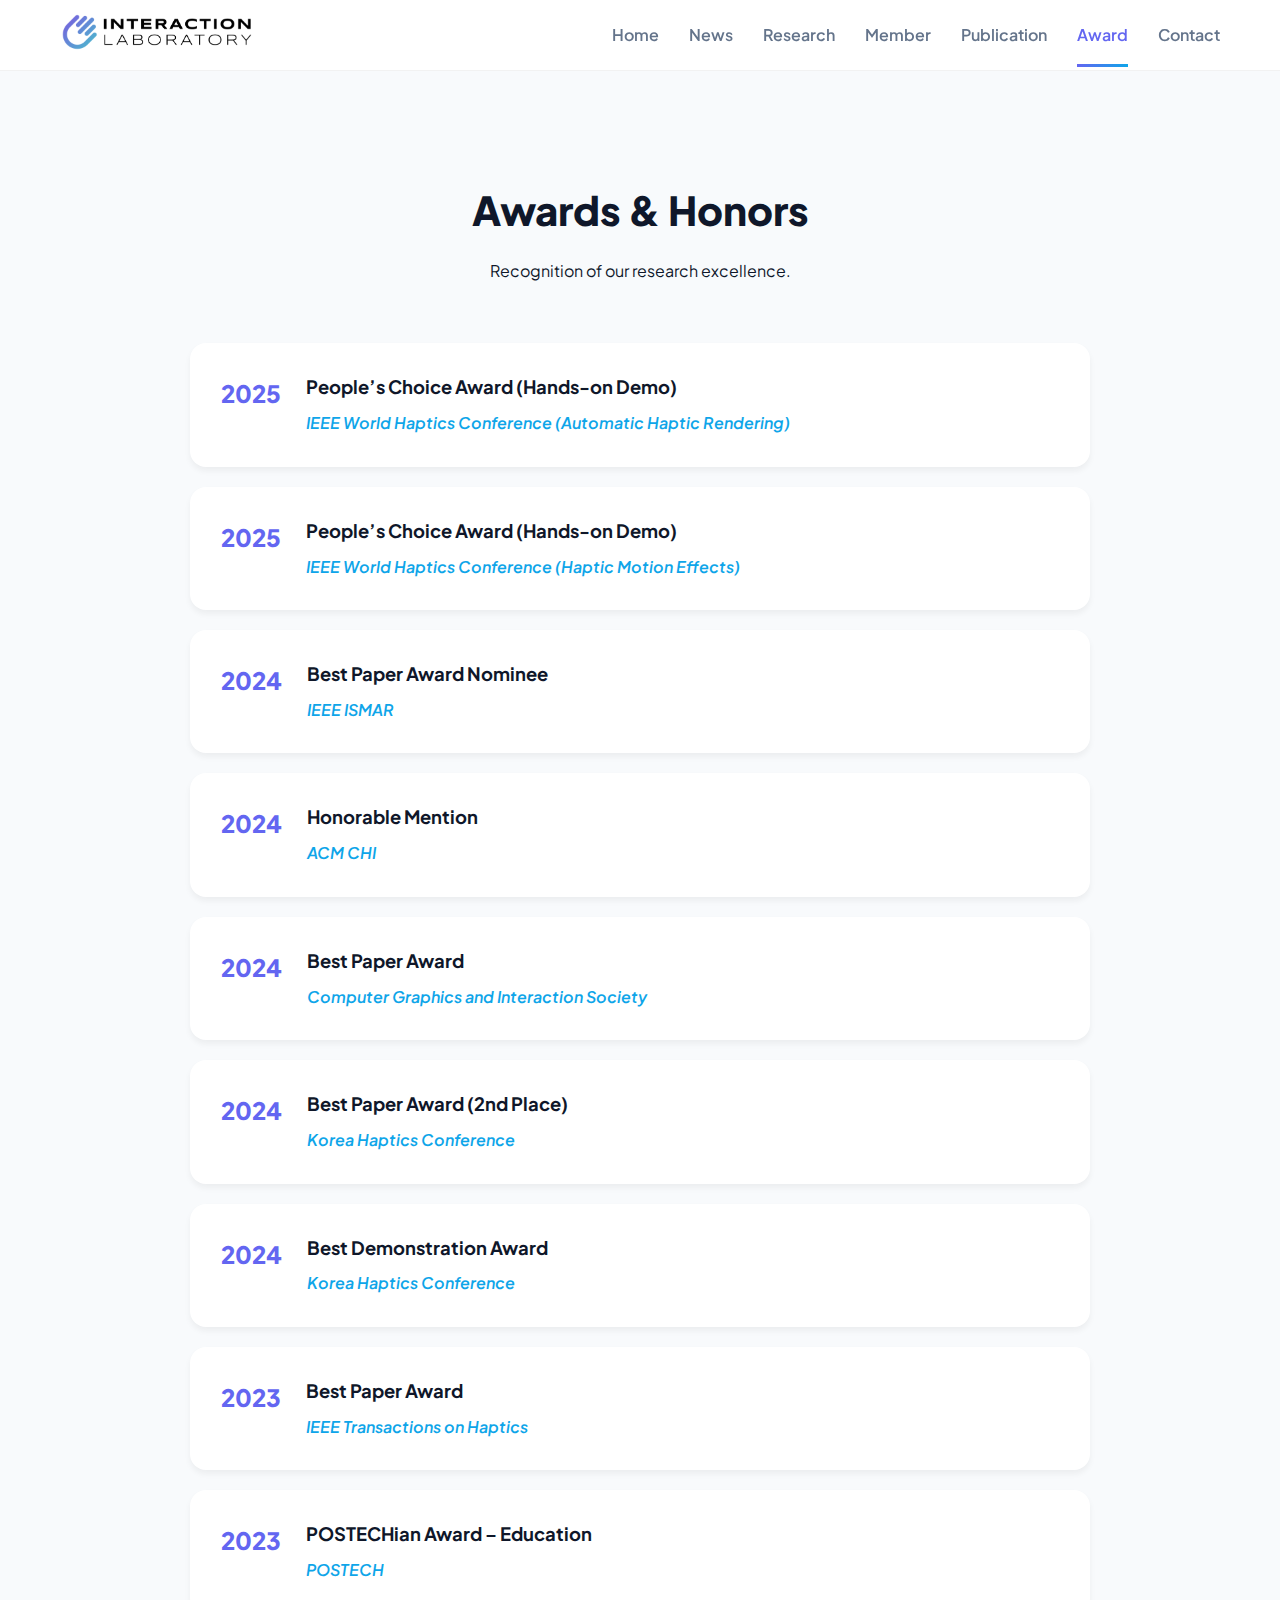
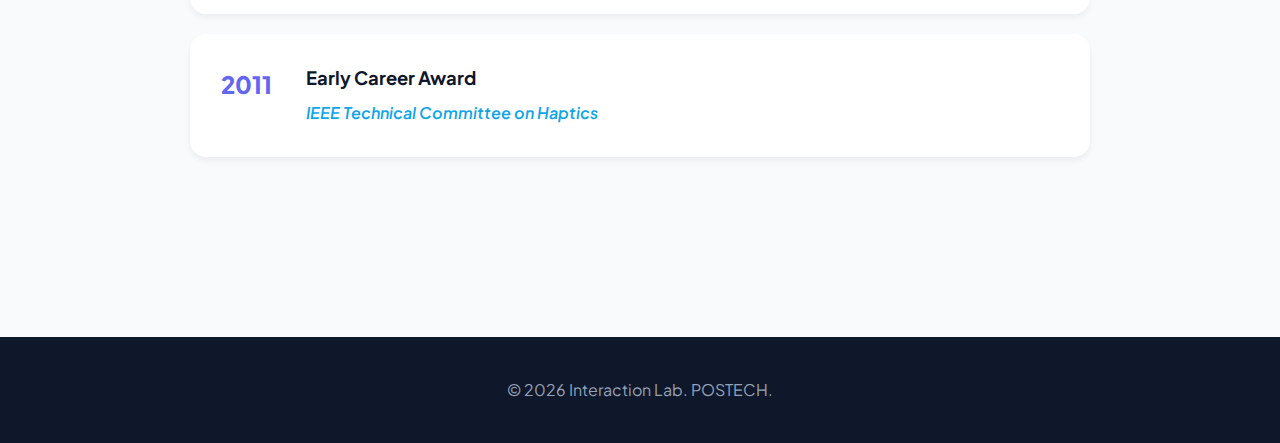
<file: awards.html>
<!DOCTYPE html>
<html lang="en">
<head>
    <meta charset="UTF-8">
    <meta name="viewport" content="width=device-width, initial-scale=1.0">
    <title>Awards - Interaction Lab</title>
    <link rel="stylesheet" href="style.css">
    <link rel="stylesheet" href="https://cdnjs.cloudflare.com/ajax/libs/font-awesome/6.0.0/css/all.min.css">
</head>
<body>
    <nav class="navbar">
        <div class="nav-container">
            <div class="logo"><a href="index.html"><img src="images/logo.png" alt="Lab Logo"></a></div>
            <ul class="nav-links">
                <li><a href="index.html" class="nav-item">Home</a></li>
                <li><a href="news.html" class="nav-item">News</a></li>
                <li><a href="research.html" class="nav-item">Research</a></li>
                <li><a href="members.html" class="nav-item">Member</a></li>
                <li><a href="publications.html" class="nav-item">Publication</a></li>
                <li><a href="awards.html" class="nav-item active">Award</a></li>
                <li><a href="contact.html" class="nav-item">Contact</a></li>
            </ul>
        </div>
    </nav>

    <div class="container">
        <div class="page-header">
            <h1>Awards & Honors</h1>
            <p>Recognition of our research excellence.</p>
        </div>
        <div id="award-list" style="max-width: 900px; margin: 0 auto;"></div>
    </div>

    <footer>&copy; 2026 Interaction Lab. POSTECH.</footer>
    <script src="data.js"></script>
    <script src="script.js"></script>
    <script>document.addEventListener('DOMContentLoaded', renderAwardsPage);</script>
</body>
</html>
</file>
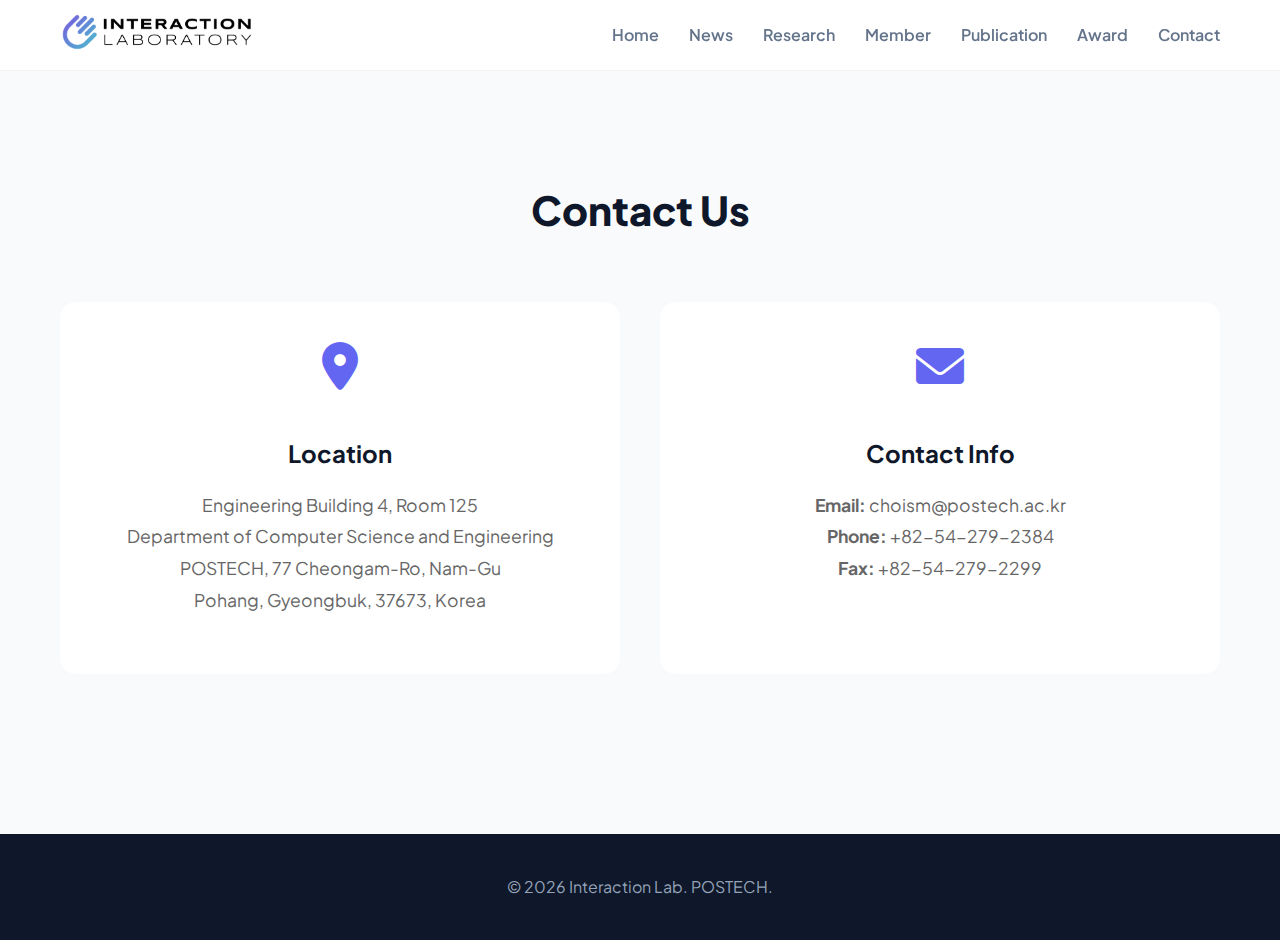
<file: contact.html>
<!DOCTYPE html>
<html lang="en">
<head>
    <meta charset="UTF-8">
    <meta name="viewport" content="width=device-width, initial-scale=1.0">
    <title>Contact - Interaction Lab</title>
    <link rel="stylesheet" href="style.css">
    <link rel="stylesheet" href="https://cdnjs.cloudflare.com/ajax/libs/font-awesome/6.0.0/css/all.min.css">
    <link href="https://fonts.googleapis.com/css2?family=Inter:wght@300;400;600;700&display=swap" rel="stylesheet">
    <style>
        .contact-wrapper { display: flex; flex-wrap: wrap; gap: 40px; justify-content: center; }
        .contact-box { background: white; padding: 40px; border-radius: var(--radius); box-shadow: var(--shadow); flex: 1; min-width: 300px; text-align: center; }
        .contact-icon { font-size: 3rem; color: var(--primary); margin-bottom: 20px; }
        .contact-box h3 { margin-bottom: 15px; font-size: 1.5rem; }
        .contact-box p { color: #666; line-height: 1.8; font-size: 1.1rem; }
    </style>
</head>
<body>
  <nav class="navbar">
  <div class="nav-container">
      <div class="logo"><a href="index.html"><img src="images/logo.png" alt="Lab Logo"></a></div>

      <div class="menu-toggle"><i class="fas fa-bars"></i></div>

      <ul class="nav-links">
          <li><a href="index.html" class="nav-item">Home</a></li>
          <li><a href="news.html" class="nav-item">News</a></li>
          <li><a href="research.html" class="nav-item">Research</a></li>
          <li><a href="members.html" class="nav-item">Member</a></li>
          <li><a href="publications.html" class="nav-item">Publication</a></li>
          <li><a href="awards.html" class="nav-item">Award</a></li>
          <li><a href="contact.html" class="nav-item">Contact</a></li>
      </ul>
  </div>
</nav>

    <div class="container">
        <div class="page-header">
            <h1>Contact Us</h1>
        </div>

        <div class="contact-wrapper">
            <div class="contact-box">
                <i class="fas fa-map-marker-alt contact-icon"></i>
                <h3>Location</h3>
                <p>
                    Engineering Building 4, Room 125<br>
                    Department of Computer Science and Engineering<br>
                    POSTECH, 77 Cheongam-Ro, Nam-Gu<br>
                    Pohang, Gyeongbuk, 37673, Korea
                </p>
            </div>

            <div class="contact-box">
                <i class="fas fa-envelope contact-icon"></i>
                <h3>Contact Info</h3>
                <p>
                    <strong>Email:</strong> choism@postech.ac.kr<br>
                    <strong>Phone:</strong> +82-54-279-2384<br>
                    <strong>Fax:</strong> +82-54-279-2299
                </p>
            </div>
        </div>
    </div>

    <footer>&copy; 2026 Interaction Lab. POSTECH.</footer>
    <script src="script.js"></script>
</body>
</html>
</file>
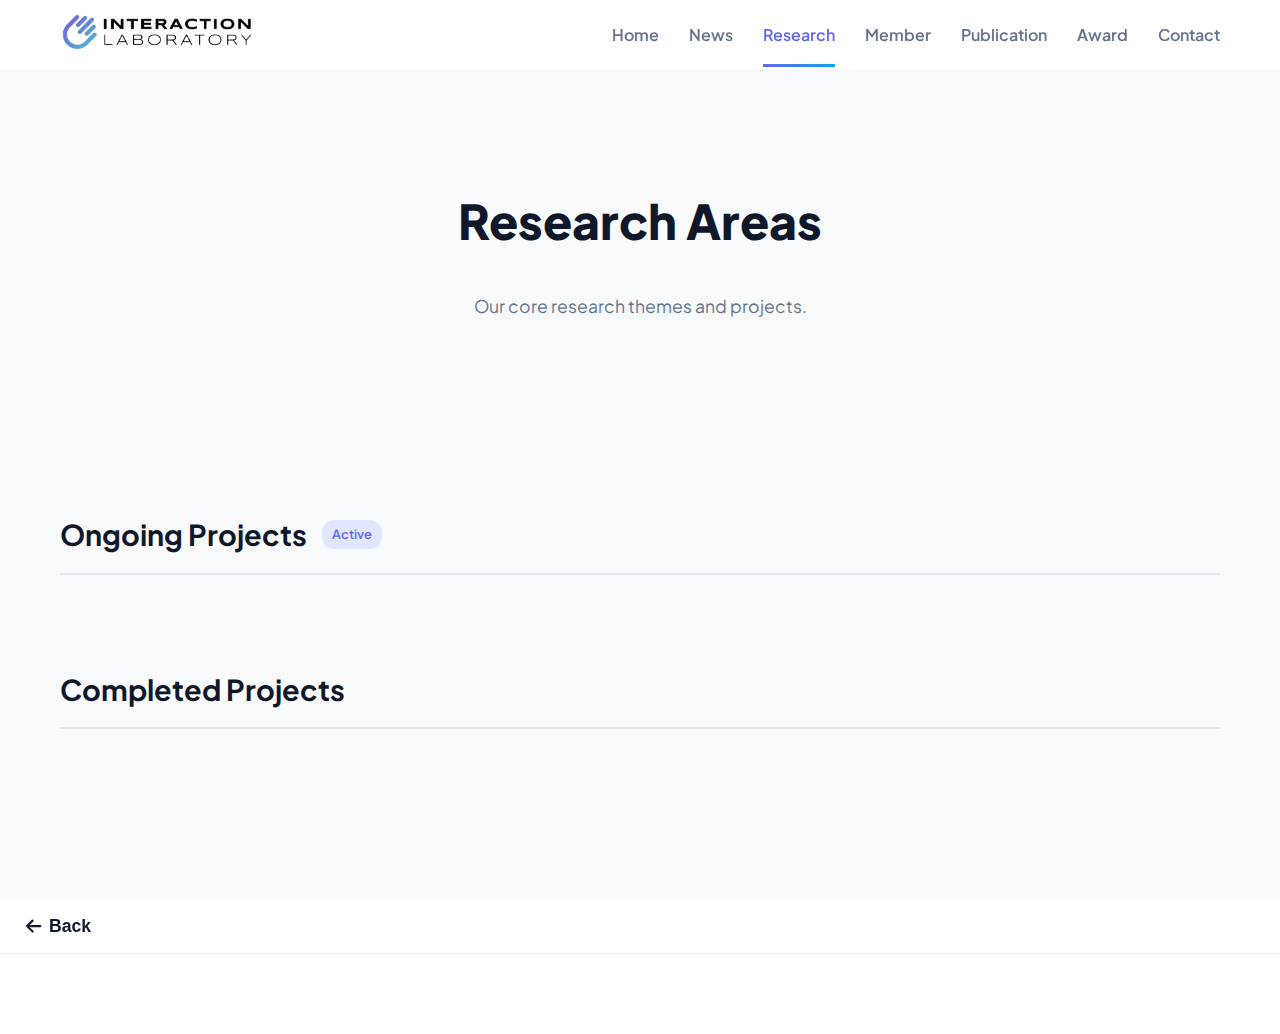
<file: research.html>
<!DOCTYPE html>
<html lang="en">
<head>
    <meta charset="UTF-8">
    <meta name="viewport" content="width=device-width, initial-scale=1.0">
    <title>Research - Interaction Lab</title>
    <link rel="stylesheet" href="style.css">
    <link rel="stylesheet" href="https://cdnjs.cloudflare.com/ajax/libs/font-awesome/6.0.0/css/all.min.css">
</head>
<body>
    <nav class="navbar">
        <div class="nav-container">
            <div class="logo"><a href="index.html"><img src="images/logo.png" alt="Lab Logo"></a></div>
            <ul class="nav-links">
                <li><a href="index.html" class="nav-item">Home</a></li>
                <li><a href="news.html" class="nav-item">News</a></li>
                <li><a href="research.html" class="nav-item active">Research</a></li>
                <li><a href="members.html" class="nav-item">Member</a></li>
                <li><a href="publications.html" class="nav-item">Publication</a></li>
                <li><a href="awards.html" class="nav-item">Award</a></li>
                <li><a href="contact.html" class="nav-item">Contact</a></li>
            </ul>
        </div>
    </nav>

    <div class="container">
        <div style="text-align:center; margin-bottom:60px;">
            <h1 style="font-size:3rem; font-weight:800; color:var(--dark);">Research Areas</h1>
            <p style="color:var(--gray); font-size:1.1rem;">Our core research themes and projects.</p>
        </div>

        <div id="research-areas" class="research-areas-grid"></div>

        <br><br>

        <div class="section-header">
            <h2>Ongoing Projects</h2>
            <span class="proj-status ongoing">Active</span>
        </div>
        <div id="ongoing-list" class="research-list"></div>

        <br><br>

        <div class="section-header">
            <h2>Completed Projects</h2>
        </div>
        <div id="completed-list" class="research-list"></div>
    </div>

    <div id="detail-overlay" class="detail-overlay">
        <div class="detail-nav">
            <button class="back-btn" onclick="closeDetail()"><i class="fas fa-arrow-left"></i> Back</button>
        </div>
        <div class="detail-content" id="detail-body"></div>
    </div>

    <footer>&copy; 2026 Interaction Lab. POSTECH.</footer>
    <script src="data.js"></script>
    <script src="script.js"></script>
    <script>document.addEventListener('DOMContentLoaded', renderResearchPage);</script>
</body>
</html>
</file>
<file: style.css>
/* style.css */
@import url('https://fonts.googleapis.com/css2?family=Plus+Jakarta+Sans:wght@300;400;500;600;700;800&display=swap');

:root {
    --primary: #6366f1;       /* Indigo */
    --primary-light: #818cf8;
    --secondary: #0ea5e9;     /* Sky */
    --accent: #ff6b6b;        /* Rose */
    --dark: #0f172a;          /* Slate 900 */
    --gray: #64748b;          /* Slate 500 */
    --bg-body: #f8fafc;       /* Slate 50 */
    --white: #ffffff;
    --radius: 16px;
    --shadow-sm: 0 4px 6px rgba(0,0,0,0.05);
    --shadow-hover: 0 15px 30px rgba(99, 102, 241, 0.2);
    --transition: all 0.3s cubic-bezier(0.4, 0, 0.2, 1);
}

* { box-sizing: border-box; -webkit-tap-highlight-color: transparent; }
body { font-family: 'Plus Jakarta Sans', sans-serif; background-color: var(--bg-body); color: var(--dark); margin: 0; line-height: 1.6; overflow-x: hidden; }
a { text-decoration: none; color: inherit; transition: var(--transition); }

/* --- Navbar --- */
.navbar {
    background: rgba(255, 255, 255, 0.95);
    backdrop-filter: blur(10px);
    position: sticky; top: 0; z-index: 1000;
    border-bottom: 1px solid rgba(0,0,0,0.05);
}
.nav-container {
    max-width: 1200px; margin: 0 auto; padding: 0 20px; height: 70px;
    display: flex; justify-content: space-between; align-items: center;
}
.logo img { height: 40px; }
.menu-toggle { display: none !important; }

/* 네비게이션 링크 */
.nav-links { display: flex; gap: 30px; list-style: none; margin: 0; padding: 0; }
.nav-item { font-weight: 600; color: var(--gray); padding: 22px 0; position: relative; cursor: pointer; white-space: nowrap; }

/* Active 상태 디자인 */
.nav-item:hover, .nav-item.active { color: var(--primary); }
.nav-item::after {
    content: ''; position: absolute; bottom: 0; left: 0; width: 0%; height: 3px;
    background: linear-gradient(90deg, var(--primary), var(--secondary));
    transition: width 0.3s ease;
}
.nav-item:hover::after, .nav-item.active::after { width: 100%; }

/* --- Layout --- */
.container { max-width: 1200px; margin: 0 auto; padding: 80px 20px; }
.page-header { text-align: center; margin-bottom: 60px; }
.page-header h1 { font-size: 2.5rem; font-weight: 800; color: var(--dark); margin-bottom: 10px; }
.section-header { margin-bottom: 40px; border-bottom: 2px solid #e2e8f0; padding-bottom: 15px; display: flex; align-items: center; gap: 15px; }
.section-header h2 { font-size: 1.8rem; font-weight: 700; color: var(--dark); margin: 0; }

/* --- YouTube Grid --- */
.youtube-grid { display: grid; grid-template-columns: repeat(4, 1fr); gap: 20px; margin-bottom: 60px; }
.video-wrapper {
    position: relative; width: 100%; padding-bottom: 56.25%; height: 0; overflow: hidden; border-radius: var(--radius);
    box-shadow: var(--shadow-sm); background: #000;
}
.video-wrapper iframe { position: absolute; top: 0; left: 0; width: 100%; height: 100%; border: 0; }

/* --- Member Cards --- */
.member-grid { display: grid; grid-template-columns: repeat(auto-fill, minmax(220px, 1fr)); gap: 30px; margin-bottom: 60px; }
.member-card {
    background: var(--white); padding: 30px 20px; border-radius: var(--radius); text-align: center;
    box-shadow: var(--shadow-sm); cursor: pointer; position: relative; overflow: hidden;
    border: 1px solid transparent; transition: transform 0.2s ease, box-shadow 0.2s ease;
    will-change: transform;
}
.member-card:hover { transform: translateY(-5px); box-shadow: var(--shadow-hover); border-color: rgba(99, 102, 241, 0.1); }
.member-card img {
    width: 140px !important; height: 140px !important; border-radius: 50%; object-fit: cover;
    margin-bottom: 20px; border: 4px solid #f1f5f9; display: inline-block;
}
.role-text { font-size: 0.85rem; color: var(--primary); font-weight: 700; display: block; margin-bottom: 5px; }
.member-card h3 { margin: 5px 0; font-size: 1.2rem; color: var(--dark); }
.member-card p { font-size: 0.9rem; color: var(--gray); margin-top: 5px; }

/* --- News Cards --- */
.news-grid { display: grid; grid-template-columns: repeat(auto-fill, minmax(320px, 1fr)); gap: 30px; }
.news-card {
    background: var(--white); border-radius: var(--radius); overflow: hidden;
    box-shadow: var(--shadow-sm); border: 1px solid #f1f5f9; cursor: pointer; transition: transform 0.2s ease;
    display: flex; flex-direction: column;
}
.news-card:hover { transform: translateY(-5px); box-shadow: var(--shadow-hover); }
.news-thumb { width: 100%; height: 200px; object-fit: cover; background: #eee; }
.news-body { padding: 24px; flex: 1; display: flex; flex-direction: column; }
.news-date { color: var(--primary); font-weight: 700; font-size: 0.85rem; display: block; margin-bottom: 8px; }
.news-card h3 { font-size: 1.25rem; margin: 0 0 10px; line-height: 1.4; color: var(--dark); font-weight: 700; }
.news-card p { flex: 1; font-size: 0.95rem; color: var(--gray); display: -webkit-box; -webkit-line-clamp: 3; -webkit-box-orient: vertical; overflow: hidden; }
.read-more { margin-top: 15px; font-size: 0.9rem; font-weight: 700; color: var(--secondary); display: flex; align-items: center; gap: 5px; }

/* --- Research Areas (수정: 모바일 잘림 방지) --- */
.research-areas-grid {
    display: grid;
    /* 중요: minmax를 작게 잡아서 모바일에서 튀어나가지 않게 함 */
    grid-template-columns: repeat(auto-fit, minmax(280px, 1fr));
    gap: 30px;
    margin-bottom: 80px;
}
.area-card { background: var(--white); border-radius: 24px; overflow: hidden; box-shadow: var(--shadow-sm); cursor: pointer; transition: var(--transition); }
.area-card:hover { transform: scale(1.02); }
.area-img { width: 100%; height: 250px; object-fit: cover; }
.area-content { padding: 30px; }

.research-list { display: grid; gap: 20px; }
.project-card {
    background: var(--white); padding: 25px; border-radius: var(--radius); display: flex; justify-content: space-between; align-items: center;
    box-shadow: var(--shadow-sm); transition: var(--transition); cursor: pointer; border-left: 6px solid transparent;
}
.project-card:hover { transform: translateX(5px); }
.project-card.ongoing { border-left-color: var(--primary); }
.project-card.completed { border-left-color: #cbd5e1; }
.proj-info h4 { font-size: 1.15rem; margin: 0 0 5px; color: var(--dark); }
.proj-meta { font-size: 0.9rem; color: var(--gray); }
.proj-status { font-size: 0.8rem; padding: 4px 10px; border-radius: 12px; font-weight: 600; margin-right: 10px; }
.proj-status.ongoing { background: #e0e7ff; color: var(--primary); }
.proj-status.completed { background: #f1f5f9; color: var(--gray); }

/* --- Publications Controls --- */
.pub-controls {
    background: var(--white); padding: 20px; border-radius: 20px; box-shadow: var(--shadow-sm);
    display: flex; flex-wrap: wrap; gap: 20px; align-items: center; justify-content: space-between; margin-bottom: 40px;
}
.filter-tabs { display: flex; gap: 10px; flex-wrap: wrap; }
.tab-btn {
    padding: 8px 20px; border: 1px solid #e2e8f0; background: #f1f5f9; border-radius: 30px;
    font-weight: 600; color: var(--gray); cursor: pointer; transition: all 0.2s; white-space: nowrap;
}
.tab-btn:hover { background: #e2e8f0; }

/* [수정] 탭별 Active 색상 복구 */
.tab-btn.active[data-cat="all"] { background: var(--dark); color: white; border-color: var(--dark); }
.tab-btn.active[data-cat="journal"] { background: var(--primary); color: white; border-color: var(--primary); }
.tab-btn.active[data-cat="conference"] { background: var(--secondary); color: white; border-color: var(--secondary); }
.tab-btn.active[data-cat="patent"] { background: var(--accent); color: white; border-color: var(--accent); }

.year-filter { display: flex; align-items: center; gap: 10px; }
.year-input { width: 80px; padding: 8px; border: 1px solid #cbd5e1; border-radius: 10px; text-align: center; }
.apply-btn { background: var(--dark); color: white; border: none; padding: 8px 20px; border-radius: 10px; cursor: pointer; }

/* Pub List */
.pub-item { background: var(--white); padding: 30px; border-radius: var(--radius); margin-bottom: 20px; box-shadow: var(--shadow-sm); display: flex; gap: 25px; transition: var(--transition); border: 1px solid transparent; }
.pub-item:hover { transform: translateY(-3px); box-shadow: var(--shadow-hover); border-color: rgba(99, 102, 241, 0.2); }
.pub-year { font-size: 1.5rem; font-weight: 800; color: var(--primary); min-width: 60px; }
.pub-content h3 { font-size: 1.15rem; margin: 0 0 10px; color: var(--dark); line-height: 1.4; white-space: normal; word-wrap: break-word; }
.pub-authors { color: var(--gray); font-size: 0.95rem; margin-bottom: 5px; }
.pub-venue { font-style: italic; font-weight: 600; color: var(--secondary); }
.pub-link { margin-left: auto; color: #ccc; font-size: 1.2rem; }
.alumni-list { display: grid; grid-template-columns: repeat(auto-fill, minmax(280px, 1fr)); gap: 15px; }
.alumni-item { background: var(--white); padding: 15px; border-radius: 10px; box-shadow: var(--shadow-sm); border-left: 4px solid #cbd5e1; }
.award-item-style { border-left: 5px solid gold; align-items: center; }

/* Overlay & Footer */
.detail-overlay { position: fixed; top: 0; left: 0; width: 100%; height: 100%; background: #fff; z-index: 2000; overflow-y: auto; transform: translateY(100%); transition: transform 0.3s cubic-bezier(0.16, 1, 0.3, 1); }
.detail-overlay.active { transform: translateY(0); }
.detail-nav { position: sticky; top: 0; background: rgba(255,255,255,0.95); backdrop-filter: blur(10px); padding: 15px 20px; border-bottom: 1px solid #eee; display: flex; align-items: center; z-index: 10; }
.back-btn { background: none; border: none; font-size: 1.1rem; font-weight: 700; color: var(--dark); cursor: pointer; display: flex; gap: 8px; align-items: center; }
.detail-content { max-width: 800px; margin: 40px auto; padding: 0 24px; }
.detail-img-lg { width: 160px; height: 160px; border-radius: 50%; object-fit: cover; border: 4px solid var(--primary); margin-bottom: 20px; }
.detail-body { background: #f8fafc; padding: 40px; border-radius: 20px; }
.info-group h4 { color: var(--primary); margin-bottom: 10px; border-bottom: 1px solid #e2e8f0; padding-bottom: 5px; }
.info-group ul { padding-left: 20px; }
footer { background: var(--dark); color: #94a3b8; text-align: center; padding: 40px 0; margin-top: 80px; }

/* =========================================
   [모바일 반응형 디자인 최적화]
   ========================================= */
@media (max-width: 768px) {
    /* 1. Navbar */
    .nav-container {
        display: flex; flex-direction: column; height: auto; padding: 10px 0;
        align-items: flex-start;
    }
    .logo { padding-left: 20px; margin-bottom: 10px; }

    .nav-links {
        display: flex !important;
        flex-direction: row; width: 100%;
        overflow-x: auto; /* 가로 스크롤 */
        padding: 0 20px 5px 20px;
        gap: 25px;
        -webkit-overflow-scrolling: touch;
        justify-content: flex-start;
        touch-action: pan-x;
    }
    .nav-links::-webkit-scrollbar { display: none; }

    .nav-item {
        padding: 10px 0; font-size: 0.95rem;
        white-space: nowrap; color: var(--dark);
    }

    .nav-item.active { color: var(--primary); }
    .nav-item.active::after {
        content: ''; position: absolute; bottom: 0; left: 0; width: 100%; height: 3px;
        background: linear-gradient(90deg, var(--primary), var(--secondary));
    }

    /* 2. YouTube */
    .youtube-grid { grid-template-columns: 1fr; gap: 20px; }

    /* 3. Publications Filters: 스크롤 박스 안에서 한 줄로 보이게 수정 */
    .pub-controls {
        flex-direction: column;
        align-items: stretch;
        gap: 15px;
        padding: 15px;
        overflow: hidden; /* 박스 벗어나는 것 방지 */
    }

    .filter-tabs {
        display: flex;
        flex-wrap: nowrap; /* 절대 줄바꿈 금지 */
        overflow-x: auto; /* 가로 스크롤 허용 */
        gap: 10px;
        padding-bottom: 5px;
        -webkit-overflow-scrolling: touch;
        justify-content: flex-start;
        width: 100%; /* 부모 너비에 맞춤 */
    }
    /* 스크롤바 숨김 */
    .filter-tabs::-webkit-scrollbar { display: none; }

    .tab-btn { flex-shrink: 0; font-size: 0.85rem; padding: 8px 14px; }
    .year-filter { justify-content: center; }

    /* 4. 리서치 그리드 (잘림 방지) */
    .research-areas-grid {
        grid-template-columns: 1fr; /* 1열로 강제 */
        gap: 20px;
    }

    /* 5. 기타 */
    .hero h1 { font-size: 2rem; }
    .news-thumb { height: auto; aspect-ratio: 16/9; }
    .member-grid { grid-template-columns: repeat(2, 1fr); gap: 15px; }
    .member-card img { width: 100px !important; height: 100px !important; }
    .project-card { flex-direction: column; align-items: flex-start; gap: 15px; }
    .project-card i { display: none; }
}
</file>
